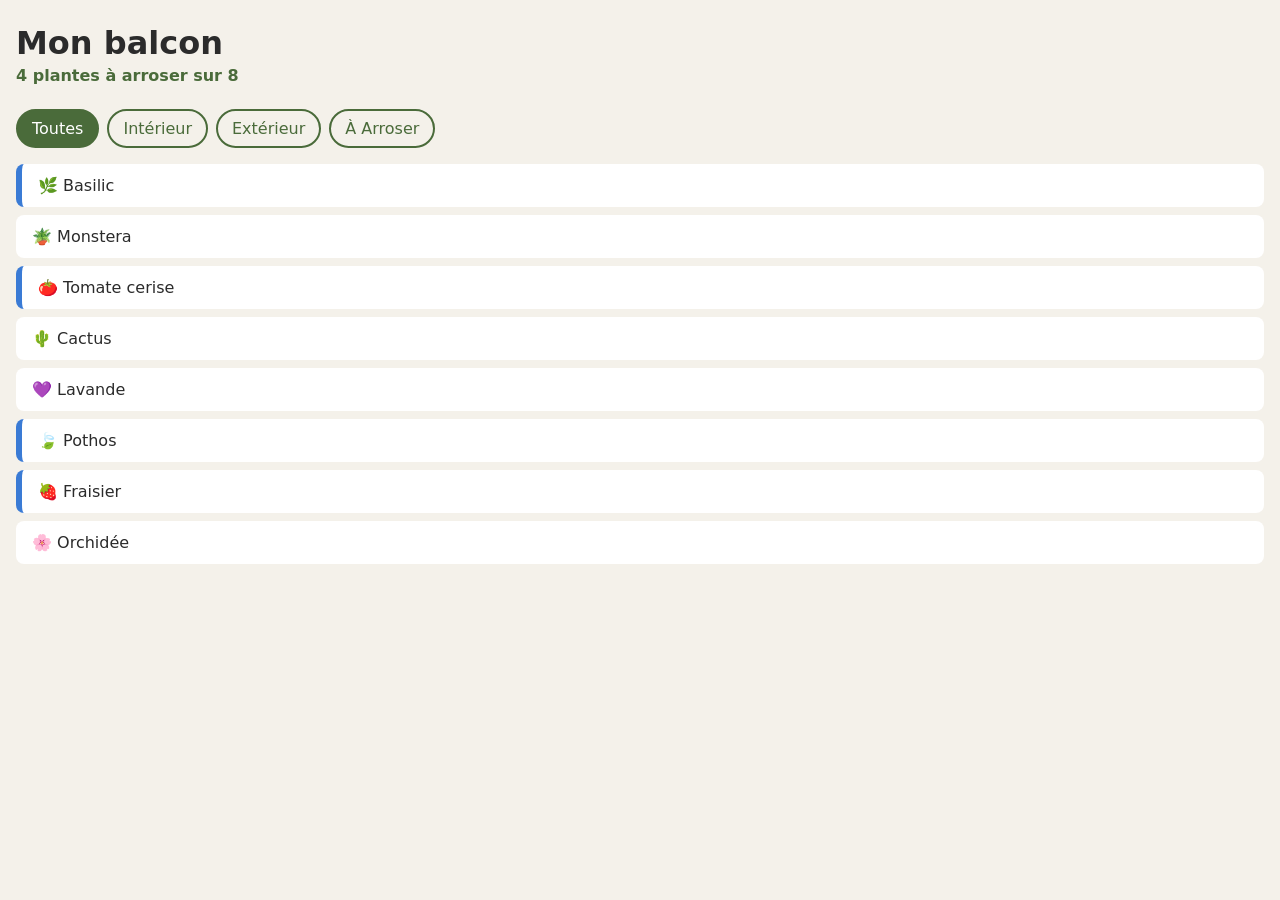
<file: kata-js-6-balcon-s7/index.html>
<!DOCTYPE html>
<html lang="fr">
<head>
  <meta charset="UTF-8">
  <meta name="viewport" content="width=device-width, initial-scale=1.0">
  <title>Mon balcon</title>
  <link rel="stylesheet" href="style.css">
</head>
<body>
  <header>
    <h1>Mon balcon</h1>
    <p id="compteur">Chargement…</p>
  </header>

  <main>
    <nav aria-label="Filtrer les plantes">
     
      <button type="button" id="btn-toutes" class="filtre actif">Toutes</button>
      <button type="button" id="btn-interieur" class="filtre">Intérieur</button>
      <button type="button" id="btn-exterieur" class="filtre">Extérieur</button>
       <button type="button" id="btn-arroser" class="filtre">À Arroser</button>
      
    </nav>

    <ul id="liste"></ul>
  </main>

  <!-- L'ordre compte : les données d'abord, le script ensuite -->
   
  <script src="plantes.js"></script>
  <script src="script.js"></script>
</body>
</html>
</file>
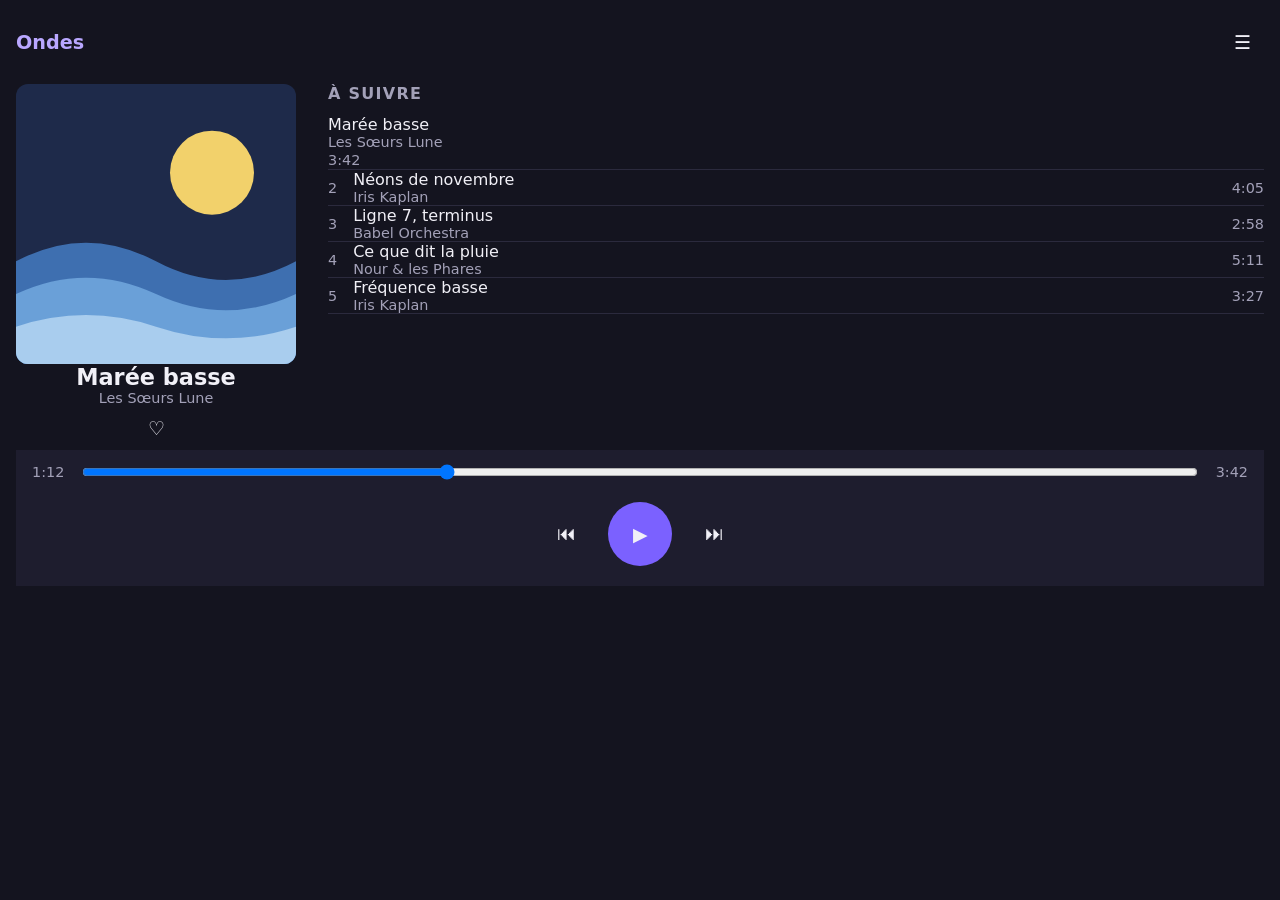
<file: kata-web-6-lecteur-musique-s7/index.html>
<!DOCTYPE html>
<html lang="fr">

<head>
  <meta charset="UTF-8">
  <meta name="viewport" content="width=device-width, initial-scale=1.0">
  <title>Ondes — lecteur</title>
  <link rel="stylesheet" href="style.css">
</head>

<body>

  <header class="entete">
    <p class="logo">Ondes</p>
    <button type="button" class="bouton-icone" aria-label="bouton playlist">☰</button>
  </header>

  <main class="contenu">

    <section class="en-cours">
      <img src="./pochette.svg" class="pochette"
        alt="image graphique montrant des vagues en bas et un rond jaune representant le soleil en haut, le tout sur fond  bleu">
      <div class="infos">
        <h1 class="titre">Marée basse</h1>
        <p class="artiste">Les Sœurs Lune</p>
      </div>
      <button type="button" class="bouton-icone" aria-label="bouton coup de coeur">♡</button>
    </section>

    <section class="playlist">
      <h2>À suivre</h2>
      <ul class="pistes">
        <li class="piste">
          <span class="numero1" aria-current="true"</span>
          <div class="piste-infos">
            <p class="piste-titre">Marée basse</p>
            <p class="piste-artiste">Les Sœurs Lune</p>
          </div>
          <span class="duree">3:42</span>
        </li>
        <li class="piste">
          <span class="numero">2</span>
          <div class="piste-infos">
            <p class="piste-titre">Néons de novembre</p>
            <p class="piste-artiste">Iris Kaplan</p>
          </div>
          <span class="duree">4:05</span>
        </li>
        <li class="piste">
          <span class="numero">3</span>
          <div class="piste-infos">
            <p class="piste-titre">Ligne 7, terminus</p>
            <p class="piste-artiste">Babel Orchestra</p>
          </div>
          <span class="duree">2:58</span>
        </li>
        <li class="piste">
          <span class="numero">4</span>
          <div class="piste-infos">
            <p class="piste-titre">Ce que dit la pluie</p>
            <p class="piste-artiste">Nour &amp; les Phares</p>
          </div>
          <span class="duree">5:11</span>
        </li>
        <li class="piste">
          <span class="numero">5</span>
          <div class="piste-infos">
            <p class="piste-titre">Fréquence basse</p>
            <p class="piste-artiste">Iris Kaplan</p>
          </div>
          <span class="duree">3:27</span>
        </li>
      </ul>
    </section>

  </main>

  <footer class="controles">
    <div class="progression">
      <span class="temps">1:12</span>
      <input type="range" min="0" max="222" value="72" class="barre" aria-label="barre de progression de lecture">
      <span class="temps">3:42</span>
    </div>
    <div class="boutons">
      <button type="button" class="bouton-icone" aria-lebel="bouton piste précédente">⏮</button>
      <button type="button" class="bouton-lecture" aria-label="bouton lecture">▶</button>
      <button type="button" class="bouton-icone" aria-label="bouton piste suivante">⏭</button>
    </div>
  </footer>

</body>

</html>
</file>
<file: kata-js-6-balcon-s7/style.css>
* {
  box-sizing: border-box;
}

body {
  margin: 0;
  font-family: system-ui, sans-serif;
  background: #f4f1ea;
  color: #2b2b2b;
}

header {
  padding: 24px 16px 8px;
}

h1 {
  margin: 0 0 4px;
}

#compteur {
  margin: 0;
  color: #4a6b3a;
  font-weight: 600;
}

main {
  padding: 16px;
}

nav {
  display: flex;
  flex-wrap: nowrap;
  gap: 8px;
  margin-bottom: 16px;
}

.filtre {
  padding: 8px 14px;
  border: 2px solid #4a6b3a;
  border-radius: 20px;
  background: transparent;
  color: #4a6b3a;
  font: inherit;
  cursor: pointer;
  white-space: nowrap;
}

.filtre.actif {
  background: #4a6b3a;
  color: #fff;
}

#liste {
  list-style: none;
  margin: 0;
  padding: 0;
  display: flex;
  flex-direction: column;
  gap: 8px;
}

#liste li {
  padding: 12px 16px;
  border-radius: 8px;
  background: #fff;
}

#liste li.a-arroser {
  border-left: 6px solid #3a7bd5;
}
</file>
<file: kata-web-6-lecteur-musique-s7/style.css>
/* =====================================================
   Kata web 6 — Lecteur de musique
   Les couleurs, les polices et l'aspect des boutons sont prêts.
   À toi la MISE EN PAGE : suis les TODO, en mobile d'abord.
   ===================================================== */

* {
  box-sizing: border-box;
}

body {
  margin: 0;
  padding: 0 16px;
  font-family: system-ui, sans-serif;
  background: #14141f;
  color: #f1f0f7;
}

h1,
h2,
p {
  margin: 0;
}

h1 {
  font-size: 1.4rem;
}

h2 {
  font-size: 1rem;
  text-transform: uppercase;
  letter-spacing: 0.08em;
  color: #a3a1b8;
  margin-bottom: 12px;
}

.entete {
  display: flex;
  justify-content: space-between;
  align-items: center;
  margin: 20px 0;
}

.logo {
  font-weight: 800;
  font-size: 1.2rem;
  color: #b9a7ff;
}
.contenu {
  display: flex;
  flex-direction: column;
}
.playlist {
  margin: 24px, 0;
}

.en-cours {
  display: flex;
  flex-direction: column;
  align-items: center;
  text-align: center;
}

.artiste,
.piste-artiste,
.duree,
.numero,
.temps {
  color: #a3a1b8;
  font-size: 0.9rem;
}

.piste {
  display: flex;
  align-items: center;
  gap: 16px;
  border-bottom: 1px solid #2b2a3d;
}

.piste-infos {
  flex-grow: 1;
}

.pochette {
  width: 45%;
  max-width: 280px;
  border-radius: 12px;
}

.pistes {
  list-style: none;
  margin: 0;
  padding: 0;
}



.bouton-icone,
.bouton-lecture {
  border: none;
  border-radius: 50%;
  color: #f1f0f7;
  font-size: 1.2rem;
  cursor: pointer;
}

.bouton-icone {
  width: 44px;
  height: 44px;
  background: transparent;
}

.bouton-lecture {
  width: 64px;
  height: 64px;
  background: #7b61ff;
}

.bouton-icone:focus-visible,
.bouton-lecture:focus-visible,
.barre:focus-visible {
  outline: 3px solid #f2d16b;
  outline-offset: 2px;
}

/* Cache un élément à l'écran, mais le laisse lisible par un lecteur d'écran */
.visually-hidden {
  position: absolute;
  width: 1px;
  height: 1px;
  overflow: hidden;
  clip: rect(0 0 0 0);
  white-space: nowrap;
}

.controles {
  display: flex;
  flex-direction: column;
  gap: 20px;
  background: #1e1d2e;
  padding: 12px 16px 20px;
}

.progression {
  display: flex;
  align-items: center;
  gap: 16px;
}

.barre {
  flex-grow: 1;
}



.boutons {
  display: flex;
  gap: 6px;
  justify-content: center;
  align-items: center;
  gap: 20px;
}

@media (min-width: 768px) {
  .contenu {
    flex-direction: row;
    align-items: flex-start;
    gap: 32px;
  }
  .en-cours {
    flex: none;
  }

  .pochette {
    flex: none;
    width: 100%;
  }

  .playlist {
    flex-grow: 1;
    min-width: 0;
    margin-top: 0;
  }
}


/* QUESTIONS DE RECUL */
/*1. Car Flex-Direction: Column fait inverser les axes.
/*2. Si on retire le flex-grow de la barre elle se retrecit et ne prend pas toute la largueur.
/*   Si on le met sur les deux temps, le premier se met tout à gauche et le second reste collé à la fin de la barre.
/*3. Pour d'abord centrer et organiser tous les élements en colonne. Pour egalement gerer la barre de progression et les boutons
de controle qui eux ne bougeront pas. Il n'y a que la pochette et la playlist qui vont permuter une fois passé sur un ecran plus grand.
</file>
